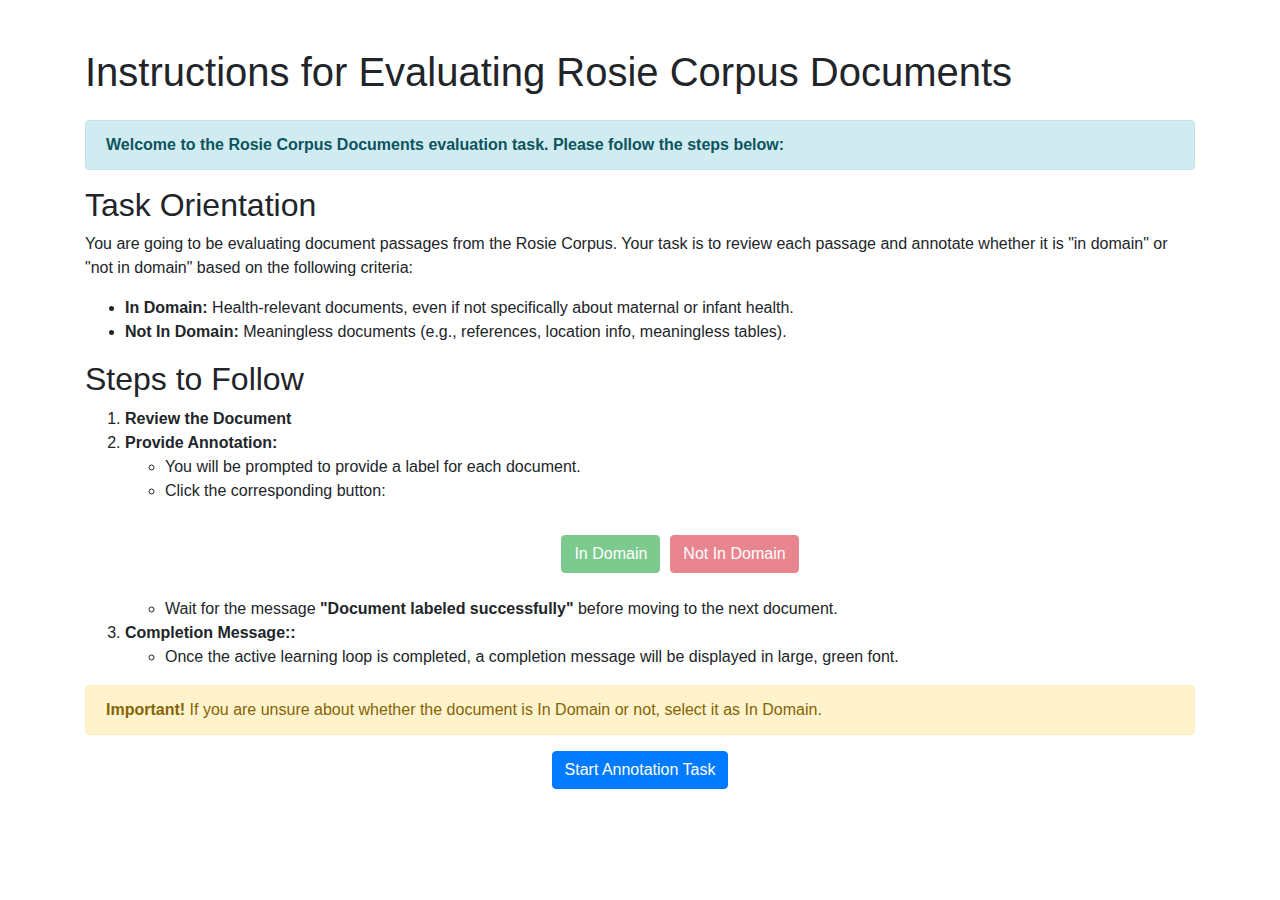
<file: src/active_learning/eval_deployment/flask/templates/index.html>
<!DOCTYPE html>
<html>
<head>
    <title>Start Annotation Task</title>
    <link href="https://stackpath.bootstrapcdn.com/bootstrap/4.5.2/css/bootstrap.min.css" rel="stylesheet">
    <style>
        .center-buttons {
            display: flex;
            justify-content: center;
            align-items: center;
        }
        .annotation-buttons {
            display: flex;
            justify-content: center;
            gap: 10px;
            margin-top: 10px;
        }
        .disabled-button {
            pointer-events: none;
            opacity: 0.6;
        }
    </style>
</head>
<body>
    <div class="container mt-5">
        <h1 class="mb-4">Instructions for Evaluating Rosie Corpus Documents</h1>
        <div class="alert alert-info">
            <strong>Welcome to the Rosie Corpus Documents evaluation task. Please follow the steps below:</strong>
        </div>
        <h2>Task Orientation</h2>
        <p>You are going to be evaluating document passages from the Rosie Corpus. Your task is to review each passage and annotate whether it is "in domain" or "not in domain" based on the following criteria:</p>
        <ul>
            <li><strong>In Domain:</strong> Health-relevant documents, even if not specifically about maternal or infant health.</li>
            <li><strong>Not In Domain:</strong> Meaningless documents (e.g., references, location info, meaningless tables).</li>
        </ul>
        <h2>Steps to Follow</h2>
        <ol>
            <li><strong>Review the Document</strong>

            </li>
            <li><strong>Provide Annotation:</strong>
                <ul>
                    <li>You will be prompted to provide a label for each document.</li>
                    <li>Click the corresponding button: </li><br>
                    <div class="annotation-buttons mt-2">
                        <button class="btn btn-success disabled-button">In Domain</button>
                        <button class="btn btn-danger disabled-button">Not In Domain</button>
                    </div><br>
                    <li>Wait for the message <strong>"Document labeled successfully"</strong> before moving to the next document.</li>
                </ul>
            </li>
            <li><strong>Completion Message::</strong>
                <ul>
                    <li>Once the active learning loop is completed, a completion message will be displayed in large, green font.</li>
                </ul>
            </li>
        </ol>
        <div class="alert alert-warning">
            <strong>Important!</strong> If you are unsure about whether the document is In Domain or not, select it as In Domain.
        </div>
        <div class="center-buttons">
            <form action="/start_annotation_task" method="post">
                <button type="submit" class="btn btn-primary">Start Annotation Task</button>
            </form>
        </div>
    </div>
    <script src="https://code.jquery.com/jquery-3.5.1.min.js"></script>
    <script src="https://stackpath.bootstrapcdn.com/bootstrap/4.5.2/js/bootstrap.min.js"></script>
</body>
</html>
</file>
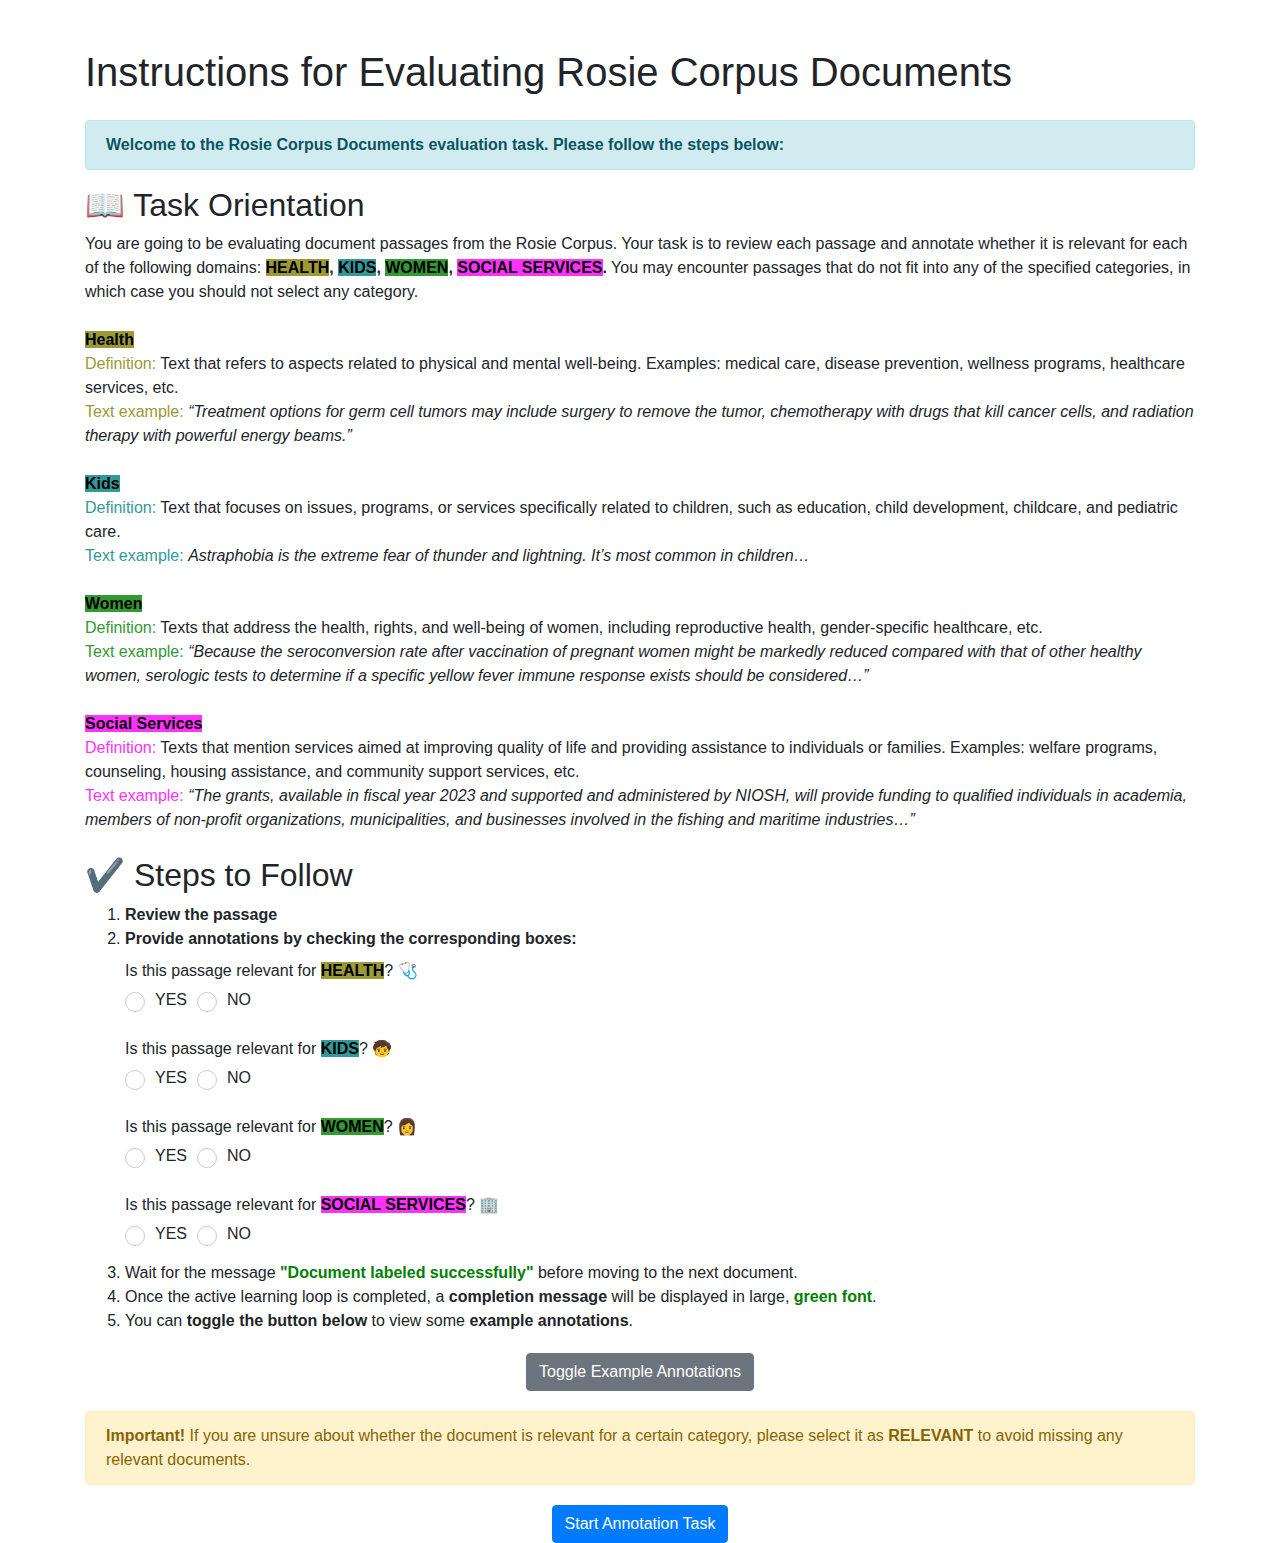
<file: src/active_learning/eval_deployment/flask_multi/templates/index.html>
<!DOCTYPE html>
<html>
<head>
    <title>Start Annotation Task</title>
    <link href="https://stackpath.bootstrapcdn.com/bootstrap/4.5.2/css/bootstrap.min.css" rel="stylesheet">
    <style>
        .center-buttons {
            display: flex;
            justify-content: center;
            align-items: center;
            margin-top: 20px;
        }
        .annotation-buttons {
            display: flex;
            flex-direction: column;
            align-items: flex-start;
            gap: 10px;
            margin-top: 10px;
        }
        .disabled-button {
            pointer-events: none;
            opacity: 0.6;
        }
        .highlight_health {
            background-color: #9b9a34;
            color: black;
            font-weight: bold;
        }
        .definition_health {
            color: #9b9a34;
        }
        .highlight_kids {
            background-color: #329999;
            color: black;
            font-weight: bold;
        }
        .definition_kids {
            color: #329999;
        }
        .highlight_women {
            background-color: #329933;
            color: black;
            font-weight: bold;
        }
        .definition_women {
            color: #329933;
        }
        .highlight_ss {
            background-color: #fe32fc;
            color: black;
            font-weight: bold;
        }
        .definition_ss {
            color: #fe32fc;
        }
        .highlight_none {
            background-color: #808080;
            color: black;
            font-weight: bold;
        }
        .definition_none {
            color: #808080;
        }
        table {
            width: 100%;
            border-collapse: collapse;
            margin-top: 20px;
        }
        th, td {
            padding: 10px;
            text-align: center;
            vertical-align: middle;
        }
        .table-striped tbody tr:nth-of-type(odd) {
            background-color: rgba(0, 0, 0, 0.05);
        }
        .table-bordered th, .table-bordered td {
            border: 1px solid #dee2e6;
        }
        .checkbox-group {
            display: flex;
            flex-direction: column;
            margin-bottom: 10px;
        }
        .checkbox-group label {
            margin-bottom: 5px;
        }
        .checkbox-group div {
            display: flex;
            align-items: center;
            gap: 10px;
        }
        .thead-custom {
            background-color: #024287ee;
            color: white;
        }
        .alert-heading {
            margin-top: 20px;
        }
        input[type="radio"] {
            appearance: none;
            background-color: #fff;
            border: 1px solid #ccc;
            width: 20px;
            height: 20px;
            border-radius: 50%;
            position: relative;
            cursor: pointer;
            outline: none;
        }
        input[type="radio"]:checked {
            background-color: #555;
            border-color: #555;
        }
        input[type="radio"]::before {
            content: '';
            display: block;
            width: 60%;
            height: 60%;
            border-radius: 50%;
            background-color: #fff;
            position: absolute;
            top: 50%;
            left: 50%;
            transform: translate(-50%, -50%);
        }
        input[type="radio"]:checked::before {
            background-color: #555;
        }
    </style>
</head>
<body>
    <div class="container mt-5">
        <h1 class="mb-4">Instructions for Evaluating Rosie Corpus Documents</h1>
        <div class="alert alert-info">
            <strong>Welcome to the Rosie Corpus Documents evaluation task. Please follow the steps below:</strong>
        </div>
      
        <h2>📖 Task Orientation</h2>
        <p>
            You are going to be evaluating document passages from the Rosie Corpus. Your task is to review each passage and annotate whether it is relevant for each of the following domains:
            <b><span class="highlight highlight_health">HEALTH</span>, <span class="highlight highlight_kids">KIDS</span>, <span class="highlight highlight_women">WOMEN</span>, <span class="highlight highlight_ss">SOCIAL SERVICES</span>.</b> You may encounter passages that do not fit into any of the specified categories, in which case you should not select any category.
        </p>
        
        <div class="mt-4">
            <div>
                <span class="highlight highlight_health">Health</span>
            </div>
            <div>
                <span class="definition_health">Definition:</span> Text that refers to aspects related to physical and mental well-being. Examples: medical care, disease prevention, wellness programs, healthcare services, etc.
            </div>
            <div>
                <span class="definition_health">Text example:</span> <em>“Treatment options for germ cell tumors may include surgery to remove the tumor, chemotherapy with drugs that kill cancer cells, and radiation therapy with powerful energy beams.”</em>
            </div>
        </div>
        
        <div class="mt-4">
            <div>
                <span class="highlight highlight_kids">Kids</span>
            </div>
            <div>
                <span class="definition_kids">Definition:</span> Text that focuses on issues, programs, or services specifically related to children, such as education, child development, childcare, and pediatric care.
            </div>
            <div>
                <span class="definition_kids">Text example:</span> <em>Astraphobia is the extreme fear of thunder and lightning. It’s most common in children…</em>
            </div>
        </div>
        
        <div class="mt-4">
            <div>
                <span class="highlight highlight_women">Women</span>
            </div>
            <div>
                <span class="definition_women">Definition:</span> Texts that address the health, rights, and well-being of women, including reproductive health, gender-specific healthcare, etc.
            </div>
            <div>
                <span class="definition_women">Text example:</span> <em>“Because the seroconversion rate after vaccination of pregnant women might be markedly reduced compared with that of other healthy women, serologic tests to determine if a specific yellow fever immune response exists should be considered…”</em>
            </div>
        </div>
        
        <div class="mt-4">
            <div>
                <span class="highlight highlight_ss">Social Services</span>
            </div>
            <div>
                <span class="definition_ss">Definition:</span> Texts that mention services aimed at improving quality of life and providing assistance to individuals or families. Examples: welfare programs, counseling, housing assistance, and community support services, etc. 
            </div>
            <div>
                <span class="definition_ss">Text example:</span> <em>“The grants, available in fiscal year 2023 and supported and administered by NIOSH, will provide funding to qualified individuals in academia, members of non-profit organizations, municipalities, and businesses involved in the fishing and maritime industries…”</em>
            </div>
        </div>

        <br>

        <h2>✔️ Steps to Follow</h2>
        <ol>
            <li><strong>Review the passage</strong></li>
            <li>
                <strong>Provide annotations by checking the corresponding boxes:</strong>
                <div class="annotation-buttons mt-2">
                    <div class="checkbox-group">
                        <label>Is this passage relevant for <b><span class="highlight_health">HEALTH</span></b>? 🩺</label>
                        <div>
                            <input class="my_radio" type="radio" id="health_yes" name="health" disabled value="yes"/>
                            <label for="health_yes">YES</label>
                            <input class="my_radio" type="radio" id="health_no" name="health" disabled value="no"/>
                            <label for="health_no">NO</label>
                        </div>
                    </div>
                    <div class="checkbox-group">
                        <label>Is this passage relevant for <b><span class="highlight_kids">KIDS</span></b>? 🧒</label>
                        <div>
                            <input class="my_radio" type="radio" id="kids_yes" name="kids" disabled value="yes"/>
                            <label for="kids_yes">YES</label>
                            <input class="my_radio" type="radio" id="kids_no" name="kids" disabled value="no"/>
                            <label for="kids_no">NO</label>
                        </div>
                    </div>
                    <div class="checkbox-group">
                        <label>Is this passage relevant for <b><span class="highlight_women">WOMEN</span></b>? 👩</label>
                        <div>
                            <input class="my_radio" type="radio" id="women_yes" name="women" disabled value="yes"/>
                            <label for="women_yes">YES</label>
                            <input class="my_radio" type="radio" id="women_no" name="women" disabled value="no"/>
                            <label for="women_no">NO</label>
                        </div>
                    </div>
                    <div class="checkbox-group">
                        <label>Is this passage relevant for <b><span class="highlight_ss">SOCIAL SERVICES</span></b>? 🏢</label>
                        <div>
                            <input class="my_radio" type="radio" id="services_yes" name="services" disabled value="yes"/>
                            <label for="services_yes">YES</label>
                            <input class="my_radio" type="radio" id="services_no" name="services" disabled value="no"/>
                            <label for="services_no">NO</label>
                        </div>
                    </div>
                </div>
            </li>
            <li>Wait for the message <strong style="color:green;">"Document labeled successfully"</strong> before moving to the next document.</li>
            <li>Once the active learning loop is completed, a <strong>completion message</strong> will be displayed in large, <strong style="color:green;">green font</strong>.
            </li>
            <li>You can <strong>toggle the button below</strong> to view some <strong>example annotations</strong>.
            </li>
        </ol>
        <div class="center-buttons">
            <button class="btn btn-secondary" type="button" data-toggle="collapse" data-target="#exampleAnnotations" aria-expanded="false" aria-controls="exampleAnnotations">
                Toggle Example Annotations
            </button>
        </div>
        <div id="exampleAnnotations" class="collapse">
            <table class="table table-bordered table-striped">
                <thead class="thead-custom">
                    <tr>
                        <th>Document</th>
                        <th>HEALTH</th>
                        <th>KIDS</th>
                        <th>WOMEN</th>
                        <th>SOCIAL SERVICES</th>
                    </tr>
                </thead>
                <tbody>
                    <tr>
                        <td>Despite that, most babies get diaper rash at some point….</td>
                        <td><input class="my_radio" type="radio" name="doc4_health" checked disabled/></td>
                        <td><input class="my_radio" type="radio" name="doc4_kids" checked disabled/></td>
                        <td><input class="my_radio" type="radio" name="doc4_women" disabled/></td>
                        <td><input class="my_radio" type="radio" name="doc4_services" disabled/></td>
                    </tr>
                    <tr>
                        <td>Because the seroconversion rate after vaccination of pregnant women might be markedly reduced compared with that of other healthy women, serologic tests to determine if a specific yellow fever immune response exists should be considered….</td>
                        <td><input class="my_radio" type="radio" name="doc5_health" checked disabled/></td>
                        <td><input class="my_radio" type="radio" name="doc5_kids" disabled/></td>
                        <td><input class="my_radio" type="radio" name="doc5_women" checked disabled/></td>
                        <td><input class="my_radio" type="radio" name="doc5_services" disabled/></td>
                    </tr>
                    <tr>
                        <td>Mayo Clinic's medical rehabilitation expertise will be integrated with MN BIA Resource Facilitation services to connect individuals with TBI to community resources…</td>
                        <td><input class="my_radio" type="radio" name="doc6_health" checked disabled/></td>
                        <td><input class="my_radio" type="radio" name="doc6_kids" disabled/></td>
                        <td><input class="my_radio" type="radio" name="doc6_women" disabled/></td>
                        <td><input class="my_radio" type="radio" name="doc6_services" checked disabled/></td>
                    </tr>
                    <tr>
                        <td>Children who were treated with antibiotics also experienced nearly four fewer “sick days” at home on average than those who underwent surgery. Their caregivers required less of this time as well…</td>
                        <td><input class="my_radio" type="radio" name="doc7_health" disabled/></td>
                        <td><input class="my_radio" type="radio" name="doc7_kids" checked disabled/></td>
                        <td><input class="my_radio" type="radio" name="doc7_women" checked disabled/></td>
                        <td><input class="my_radio" type="radio" name="doc7_services" disabled/></td>
                    </tr>
                    <tr>
                        <td>Watch the Meaningful Renewal team work with family child care providers to provide safe learning environments for different age groups. Create environments that promote children's social and emotional development...</td>
                        <td><input class="my_radio" type="radio" name="doc8_health" checked disabled/></td>
                        <td><input class="my_radio" type="radio" name="doc8_kids" checked disabled/></td>
                        <td><input class="my_radio" type="radio" name="doc8_women" disabled/></td>
                        <td><input class="my_radio" type="radio" name="doc8_services" checked disabled/></td>
                    </tr>
                    <tr>
                        <td>Women are the fastest growing group of female military veterans in the United States and have specific health care needs. And women veterans are taking steps to fully address those needs…</td>
                        <td><input class="my_radio" type="radio" name="doc9_health" checked disabled/></td>
                        <td><input class="my_radio" type="radio" name="doc9_kids" disabled/></td>
                        <td><input class="my_radio" type="radio" name="doc9_women" checked disabled/></td>
                        <td><input class="my_radio" type="radio" name="doc9_services" checked disabled/></td>
                    </tr>
                    <tr>
                        <td>Continue to foster the learning process by engaging, responding, and encouraging exploration. Practice and build on what your little one learns with age-appropriate toys and a safe environment to explore…</td>
                        <td><input class="my_radio" type="radio" name="doc10_health" checked disabled/></td>
                        <td><input class="my_radio" type="radio" name="doc10_kids" checked disabled/></td>
                        <td><input class="my_radio" type="radio" name="doc10_women" checked disabled/></td>
                        <td><input class="my_radio" type="radio" name="doc10_services" disabled/></td>
                    </tr>
                    <tr>
                        <td>Each person's journey through postpartum depression (PPD) is specific to each person, but there are many ways to get help. The first step towards healing is to seek support. Listen to Clarissa tell how she found support to help her heal at www.womenshealth.gov/talkingPPD....</td>
                        <td><input class="my_radio" type="radio" name="doc11_health" checked disabled/></td>
                        <td><input class="my_radio" type="radio" name="doc11_kids" disabled/></td>
                        <td><input class="my_radio" type="radio" name="doc11_women" checked disabled/></td>
                        <td><input class="my_radio" type="radio" name="doc11_services" checked disabled/></td>
                    </tr>
                    <tr>
                        <td>Dual Language Learners: Program and Family Support In this module, explore the four components of effective program and family support for dual language learners…</td>
                        <td><input class="my_radio" type="radio" name="doc12_health" disabled/></td>
                        <td><input class="my_radio" type="radio" name="doc12_kids" checked disabled/></td>
                        <td><input class="my_radio" type="radio" name="doc12_women" checked disabled/></td>
                        <td><input class="my_radio" type="radio" name="doc12_services" checked disabled/></td>
                    </tr>
                    <tr>
                        <td>The technique involves sexually stimulating the man until he recognizes that he is about to ejaculate……</td>
                        <td><input class="my_radio" type="radio" name="doc12_health" disabled/></td>
                        <td><input class="my_radio" type="radio" name="doc12_kids"  disabled/></td>
                        <td><input class="my_radio" type="radio" name="doc12_women"  disabled/></td>
                        <td><input class="my_radio" type="radio" name="doc12_services"  disabled/></td>
                    </tr>
                </tbody>
            </table>
        </div>
       
        <div class="alert alert-warning alert-heading">
            <strong>Important!</strong> If you are unsure about whether the document is relevant for a certain category, please select it as <strong>RELEVANT</strong> to avoid missing any relevant documents.
        </div>
        <div class="center-buttons">
            <form action="/start_annotation_task" method="post">
                <button type="submit" class="btn btn-primary">Start Annotation Task</button>
            </form>
        </div>
    </div>
    <script src="https://code.jquery.com/jquery-3.5.1.min.js"></script>
    <script src="https://stackpath.bootstrapcdn.com/bootstrap/4.5.2/js/bootstrap.min.js"></script>
</body>
</html>
</file>
